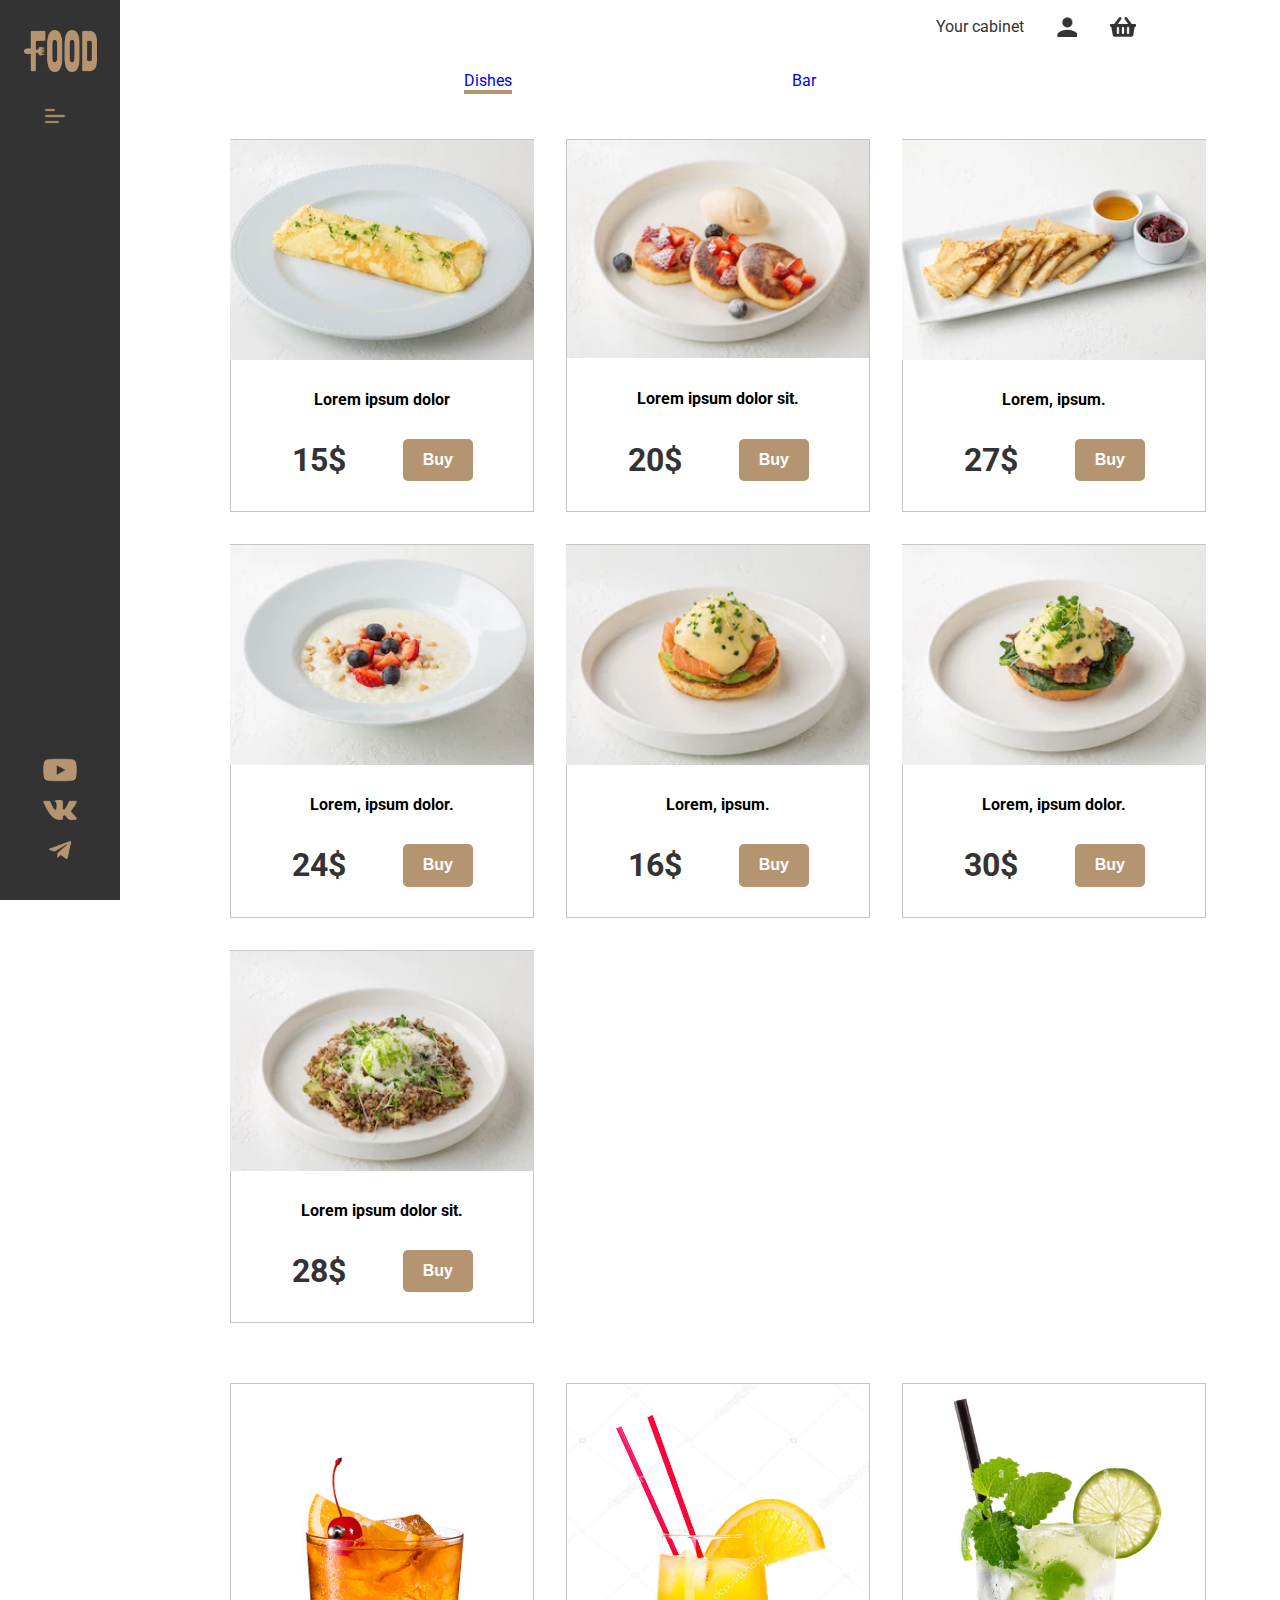
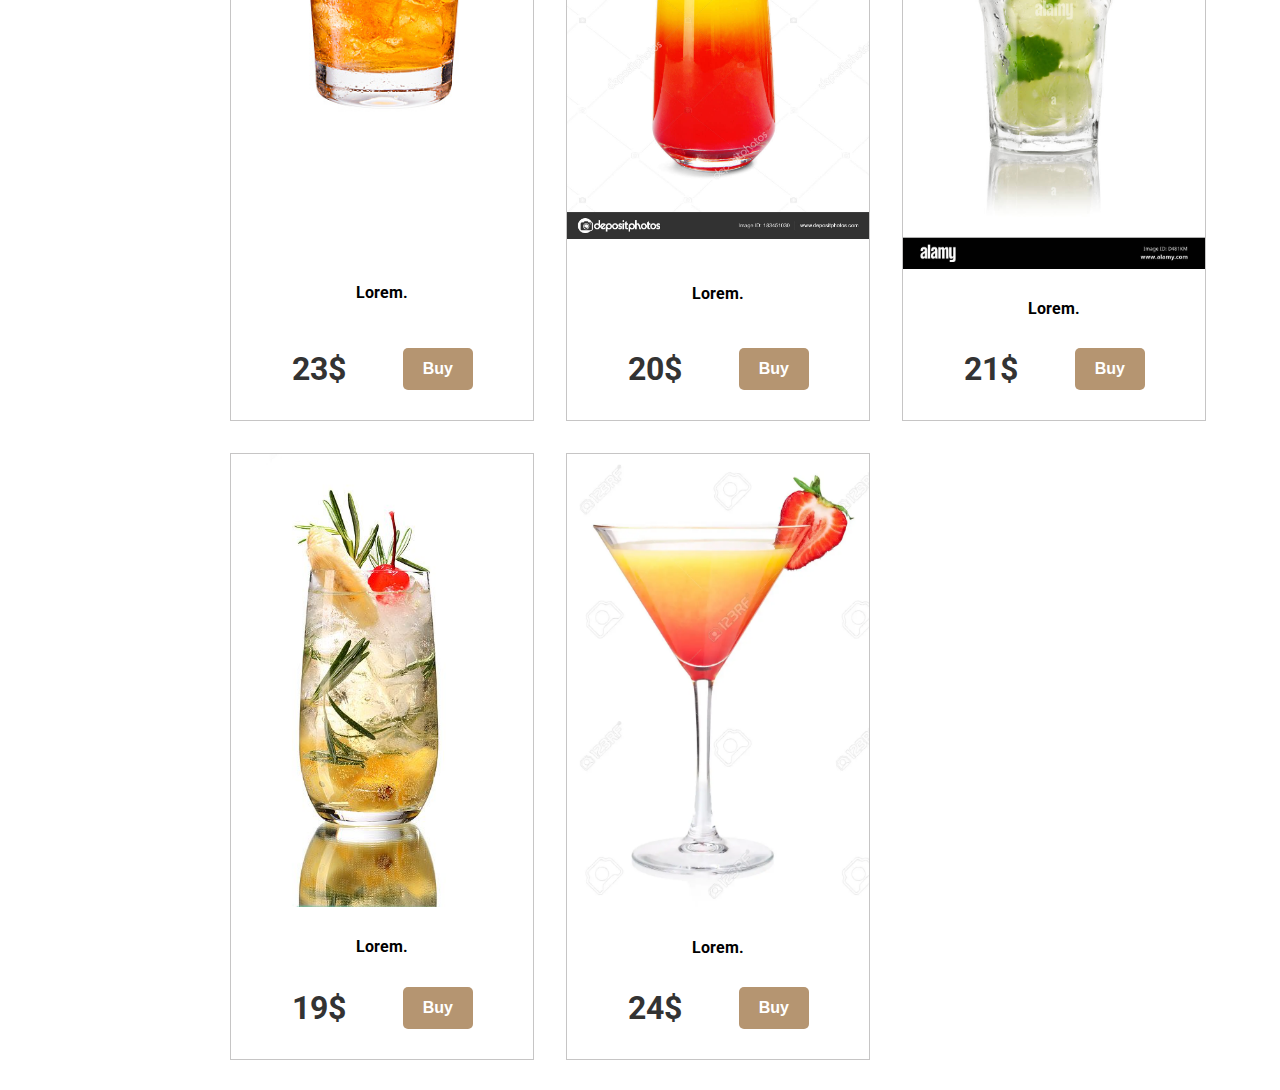
<file: menu.html>
<!DOCTYPE html>
<html lang="en">
<head>
    <meta charset="UTF-8">
    <meta http-equiv="X-UA-Compatible" content="IE=edge">
    <meta name="viewport" content="width=device-width, initial-scale=1.0">
    <link rel="stylesheet" href="./style-menu.css">
    <link rel="stylesheet" href="./style.css">
    <title>Document</title>
</head>
<body>
    <header class="header-bar">
        <div class="side-bar">
            <div class="logo-container">
               <a href="index.html" class="logo"></a> 
               <span class="burger-menu"></span>
            </div>
            <div class="icon-container">
                <span class="social-icon ytube"></span>
                <span class="social-icon vk"></span>
                <span class="social-icon tg"></span>
            </div>    
        </div>
        
        <div class="profile-container">
            <span class="cabinet">Your cabinet</span>
            <span class="profile"></span>
            <span class="bascket"></span>
        </div>

        <ul class="menu-click">
            <li class="menu__dishes">
                <a href="#" class="menu__link dishes__link menu__link--active"><span class="menu__link--span">Dishes</span></a>
            </li>
            <li class="menu__bar">
                <a href="#" class="menu__link bar__link"><span class="menu__link--span">Bar</span></a>
            </li>
        </ul>

        <div class="menu-list--dishes">
            <div class="menu__card">
                <img src="./img/menu-items/Rectangle 57 (1).png" alt="pic">
                <h4 class="card-title">Lorem ipsum dolor</h4>
                <div class="price-container">
                    <span class="price">15$</span>
                    <button type="button" class="buy__btn">Buy</button>
                </div>
            </div>
            <div class="menu__card">
                <img src="./img/menu-items/Rectangle 57 (2).png" alt="pic" class="card__img">
                <h4 class="card-title">Lorem ipsum dolor sit.</h4>
                <div class="price-container">
                    <span class="price">20$</span>
                    <button type="button" class="buy__btn">Buy</button>
                </div>
            </div>
            <div class="menu__card">
                <img src="./img/menu-items/Rectangle 57 (3).png" alt="pic">
                <h4 class="card-title">Lorem, ipsum.</h4>
                <div class="price-container">
                    <span class="price">27$</span>
                    <button type="button" class="buy__btn">Buy</button>
                </div>
            </div>
            <div class="menu__card">
                <img src="./img/menu-items/Rectangle 57 (4).png" alt="pic">
                <h4 class="card-title">Lorem, ipsum dolor.</h4>
                <div class="price-container">
                    <span class="price">24$</span>
                    <button type="button" class="buy__btn">Buy</button>
                </div>
            </div>
            <div class="menu__card">
                <img src="./img/menu-items/Rectangle 57 (5).png" alt="pic">
                <h4 class="card-title">Lorem, ipsum.</h4>
                <div class="price-container">
                    <span class="price">16$</span>
                    <button type="button" class="buy__btn">Buy</button>
                </div>
            </div>
            <div class="menu__card">
                <img src="./img/menu-items/Rectangle 57 (6).png" alt="pic">
                <h4 class="card-title">Lorem, ipsum dolor.</h4>
                <div class="price-container">
                    <span class="price">30$</span>
                    <button type="button" class="buy__btn">Buy</button>
                </div>
            </div>
            <div class="menu__card">
                <img src="./img/menu-items/Rectangle 57 (7).png" alt="pic">
                <h4 class="card-title">Lorem ipsum dolor sit.</h4>
                <div class="price-container">
                    <span class="price">28$</span>
                    <button type="button" class="buy__btn">Buy</button>
                </div>
            </div>
        </div>

        <div class="menu-list--bar">
            <div class="menu__card">
                <img class="card__img" src="./img/bar-items/istockphoto-1129486696-170667a.jpg" alt="pic">
                <h4 class="card-title">Lorem.</h4>
                <div class="price-container">
                    <span class="price">23$</span>
                    <button type="button" class="buy__btn">Buy</button>
                </div>
            </div>
            <div class="menu__card">
                <img class="card__img" src="./img/bar-items/depositphotos_183451030-stock-photo-glass-of-sex-on-the.jpg" alt="pic">
                <h4 class="card-title">Lorem.</h4>
                <div class="price-container">
                    <span class="price">20$</span>
                    <button type="button" class="buy__btn">Buy</button>
                </div>
            </div>
            <div class="menu__card">
                <img class="card__img" src="./img/bar-items/cocktail-mojito-in-front-of-white-background-D481KM.jpg" alt="pic">
                <h4 class="card-title">Lorem.</h4>
                <div class="price-container">
                    <span class="price">21$</span>
                    <button type="button" class="buy__btn">Buy</button>
                </div>
            </div>
            <div class="menu__card">
                <img class="card__img" src="./img/bar-items/a448d61431ac61c20a5f1e054f6dbe63.jpg" alt="pic">
                <h4 class="card-title">Lorem.</h4>
                <div class="price-container">
                    <span class="price">19$</span>
                    <button type="button" class="buy__btn">Buy</button>
                </div>
            </div>
            <div class="menu__card">
                <img class="card__img" src="./img/bar-items/6797995-orange-alcohol-cocktail-with-strawberry-isolated-on-white-background.webp" alt="pic">
                <h4 class="card-title">Lorem.</h4>
                <div class="price-container">
                    <span class="price">24$</span>
                    <button type="button" class="buy__btn">Buy</button>
                </div>
            </div>
        </div>
        
    </header>
   <script src="./menu.js"></script>
</body>
</html>
</file>
<file: style-menu.css>
.profile-container{
    width: 40%;
    padding: 1rem;
    margin: 0 0 0 50%;
    display: flex;
    justify-content: flex-end;
    align-items: center;
}
.cabinet{
    font-weight: 400;
    font-size: 16px;
    line-height: 140%;
    color: #333333;
}
.profile{
    background-image: url('./img/profile-icon/Vector.png');
}
.bascket{
    background-image: url('./img/profile-icon/Vector\ \(1\).png');
}
.profile, .bascket{
    display: inline-block;
    width: 26px;
    height: 20px;
    background-repeat: no-repeat;
    background-position: center;
    background-size: contain;
    margin-left: 30px;
}

.menu-click {
    width: 30%;
    margin: 0 auto;
    padding: 1rem;
    font-weight: 400;
    font-size: 16px;
    line-height: 140%;
    color: #333333;
    display: flex;
    justify-content: space-between;
    align-items: center;
}
.menu__link--active{
    border-bottom: 4px solid #B59571;

}
.menu__dishes {
}
.menu__link {
}
.menu__link--span {
}
.menu__bar {
}

.menu-list--dishes, .menu-list--bar {
    width: 68%;
    padding: 30px 6%;
    padding-left: calc(6% + 12%);
    display: grid;
    grid-template-columns: repeat(3, 1fr);
    gap: 2rem;
}
.menu__card {
    border: 1px solid #c6c5c5;
    display: flex;
    flex-direction: column;
    justify-content: space-between;
    align-items: center;
    transition: box-shadow 350ms linear;
    max-width: 304px;
}
.menu__card:hover{
    box-shadow: 7px 8px 23px -1px rgba(0,0,0,0.75);
    transition: box-shadow 350ms linear;
}
.card__img{  
    width: 302px;
    height: auto; 
}
.card-title {
    margin: 30px 0;
}
.price-container {
    width: 60%;
    padding-bottom: 30px;
    display: flex;
    justify-content: space-between;
    align-items: center;
}
.price {
    font-weight: 700;
    font-size: 32px;
    line-height: 120%;
    color: #333333;
}
.buy__btn {
    padding: 10px 20px;
    background: #B59571;
    border-radius: 5px;
    font-weight: 700;
    font-size: 16px;
    line-height: 140%;
    color: #FFFFFF;
    transition: opacity 300ms linear;
}
.buy__btn:hover{
    opacity: 0.8;
    transition: opacity 300ms linear;
}

.menu-list--bar{

}
</file>
<file: style.css>
@import url('https://fonts.googleapis.com/css2?family=Roboto:wght@400;700&display=swap');
*{
    margin: 0;
    padding: 0;
    box-sizing: border-box;
}
body{
    font-family: 'Roboto', sans-serif;
}
ul, ol, nav{
    list-style: none;
}
a{
    text-decoration: none;
}
button{
    background: transparent;
    border: none;
    cursor: pointer;
}
.header {
    position: relative;
    width: 100%;
    height: 100vh;
    padding: 30px 100px;
    background-image: url('./img/Rectangle\ 30.png');
    background-size: cover;
    background-repeat: no-repeat;
    background-position: center;
}
.side-bar{
    position: absolute;
    left: 0;
    top: 0;
    background-color: #333333;
    width: 12%;
    max-width: 120px;
    height: 100vh;
    padding: 30px 20px;
    display: flex;
    flex-direction: column;
    justify-content: space-between;
    align-items: center;
}
.logo {
    display: block;
    width: 73px;
    height: 46px;
    background-image: url('./img/logo.png');
    background-repeat: no-repeat;
    background-size: contain;

}
.burger-menu {
    display: block;
    width: 34px;
    height: 24px;
    background-image: url('./img/gg_menu-left.png');
    background-repeat: no-repeat;
    background-size: contain;
    margin: 28px auto 0;
}
.social-icon {
    display: block;
    width: 40px;
    height: 40px;
    background-repeat: no-repeat;
    background-size: contain;
}
.ytube {
    background-image: url('./img/social-icon/icon-ytube.png');
}
.vk {
    background-image: url('./img/social-icon/icon-vk.png');
}
.tg {
    background-image: url('./img/social-icon/icon-tg.png');
}
.nav {
    display: flex;
    justify-content: right;
    align-items: center;
    width: 100%;
    height: 42px;
}
.nav__item {
    margin-left: 50px;
}
.nav__link {
    position: relative;
    font-style: normal;
    font-weight: 400;
    font-size: 16px;
    line-height: 140%;
    color: #FFFFFF;
    padding: 10px 20px;
}
.nav__link:before {
	content:'';
	position: absolute;
	top: 0;
	left: 0;
	width: 100%;
	height: 0;
	background: rgba(255,255,255,0.3);
	border-radius: 5px;
	transition: all 400ms ease;
}

.nav__link:hover:before {
	height: 42px;
}
.header__title {
    width: 45%;
    position: absolute;
    top: 50%;
    left: 30%;
    font-weight: 700;
    font-size: 54px;
    line-height: 140%;
    color: #FFFFFF;
}

/* ------------------------------------- main --------------------------- */

.main-container{
    padding: 8% 16.25%  5% 16.25%;
}
.about {
    margin-bottom: 150px;
}
.section-title {
    font-weight: 700;
    font-size: 20px;
    line-height: 140%;
    text-transform: uppercase;
    color: #333333;
    margin-bottom: 80px;
}
.section-title::after{
    content: '';
    display: inline-block;
    width: 60px;
    height: 3px;
    vertical-align: middle;
    margin-left: 30px;
    background-image: url('./img/Rectangle\ 37.png');
    background-size: cover;
    background-position: center;

}
.section-container {
    display: flex;
    justify-content: space-between;
    padding-left: 10%;
}
.section-container__title {
    display: inline-block;
    width: 350px;
    text-transform: capitalize;
    font-weight: 700;
    font-size: 64px;
    line-height: 120%;
    color: #333333;
}
.section-container__descr {
    display: inline-block;
    width: 526px;
    font-weight: 400;
    font-size: 18px;
    line-height: 140%;
    color: #333333;
}
.menu {
    padding-bottom: 150px;
    margin-bottom: 100px;
}
.menu-link-container{
    display: flex;
    justify-content: space-between;
    padding-left: 10%;
    margin-top: 80px;
}
.menu-link{
    display: inline-block;
    width: 45%;
    height: 240px;
    position: relative;
    border: 1px solid rgba(51, 51, 51, 0.2);
}
.menu-link img{
    position: absolute;
    top: 16%;
    left: 40px;
    display: block;
    width: 336px;
    height: 240px;
}
.menu-link__title{
    position: absolute;
    top: 127%;
    left: 24%;
}
.section-title{}
.delivery {
    margin-bottom: 150px;
}
.delivery-btn-container{
    margin-top: 60px;
}
.delivery__btn{
    padding: 15px 30px;
    margin-right: 30px;
    font-weight: 700;
    font-size: 20px;
    line-height: 140%;

}
.more-btn{
    background-color: #B59571;
    border: 1px solid #B59571;
    color: #FFFFFF;
}
.detail-btn{
    border: 1px solid rgba(51, 51, 51, 0.2);
}
.contacts {
}
.contacts-descr-container {
    display: flex;
    justify-content: space-between;
    align-items: center;
}
.contacts__descr {
    width: 30%;
    display: flex;
    flex-wrap: wrap;
    justify-content: space-between;
    
}
.long-road {
    width: 45%;
    height: 130px;
    margin-bottom: 50px;
}
.time {
    font-weight: 700;
    font-size: 64px;
    line-height: 120%;
    color: #B59571;
}
.min {
    font-weight: 700;
    font-size: 32px;
    line-height: 120%;
    color: #B59571;
}
.from {
    font-weight: 400;
    font-size: 18px;
    line-height: 140%;
    color: #333333;
}
.contacts__pic {
    position: relative;
    width: 60%;
    height: 450px;
    background-image: url('./img/Rectangle\ 43.png');
    background-repeat: no-repeat;
    background-size: cover;
    background-position: center;
}
.contacts__form {
    position: absolute;
    top: 10%;
    left: -14%;
    width: 65%;
    padding: 40px;
    background-color: #5B5B5B;
    color: white;
}

.for-icon{
    font-weight: 400;
    font-size: 16px;
    line-height: 140%;
}
.for-icon::before{
   content: '';
    display: inline-block;
    width: 20px;
    height: 20px;
    background-size: contain;
    background-repeat: no-repeat;
    background-position: center;
    vertical-align: text-top;
    margin-right: 10px;
    margin-bottom: 20px; 
}
.adress::before {
   background-image: url('./img/Vector1.png'); 
}
.phone::before {
    background-image: url('./img/Vector.png');
}
.rutinday {
    font-weight: 700;
    font-size: 20px;
    line-height: 140%;
    margin-top: 25px;
    margin-bottom: 20px;
}
.weekdays, .weekend {
    font-weight: 400;
    font-size: 18px;
    line-height: 140%;
    margin-bottom: 15px;
}
.days {
    font-weight: 700;
}

.contacts-btn-container {
    margin-top: 30px;
}
.contacts__btn {
    padding: 10px 20px;
}
.question-btn {
    color: white;
    border: 1px solid white;
    margin-left: 20px;
}

.footer{
    padding: 40px 16.25%;
    background-color: #333333;
    display: flex;
    justify-content: space-between;
    align-items: center;
}
.privacy-policy {
    font-weight: 400;
    font-size: 16px;
    line-height: 140%;
    color: #FFFFFF;
}
.visa{
    background-image: url('./img/visa-svgrepo-com\ 1.png');
}
.master-card{
    background-image: url('./img/mastercard-svgrepo-com\ 1.png');
}
.bank-card {
    display: inline-block;
    width: 40px;
    height: 27px;
    background-repeat: no-repeat;
    background-position: center;
    background-size: contain;
}

/* ------------------------------------ Modal ------------------------- */
.modal-container{
    display: none;
    position: fixed;
    top: 0;
    left: 0;
    z-index: 1;
    width: 100%;
    height: 100%;
    background-color: rgba(51, 51, 51, 0.4);
}
.modal-form{
    position: relative;
    display: flex;
    flex-direction: column;
    justify-content: space-between;
    align-items: center;
    width: 416px;
    height: 572px;
    background-color: #333333;
    padding: 60px;
    margin: 80px auto 0;

}
.modal__close-btn {
    display: inline-block;
    width: 30px;
    height: 30px;
    position: absolute;
    top: 3%;
    right: 5%;
    background-image: url('./img/close-icon.png');
    background-repeat: no-repeat;
    background-size: contain;
    background-position: center;
    cursor: pointer;
}
.modal__title {
    font-weight: 700;
    font-size: 20px;
    line-height: 140%;
    text-transform: uppercase;
    color: #FFFFFF;
}
.input-wrap {
    width: 100%;
    display: grid;
    gap: 30px 24px;
}
.inpt{
    padding: 15px 20px;
    outline: none;
    border: 1px solid rgba(255, 255, 255, 0.6);
    background-color: transparent;
    color: #FFFFFF;
    font-weight: 400;
    font-size: 16px;
    line-height: 140%;
}
.modal__name {
    grid-column-start: 1;
    grid-column-end: 6;
}
.modal__phone {
    grid-column-start: 1;
    grid-column-end: 6;
}
.modal__guests {
    grid-column-start: 1;
    grid-column-end: 2;
    width: 75%;
}
.modal__time {
    grid-column-start: 2;
    grid-column-end: 6;
    width: 100%;
}
.modal__btn {
    padding: 10px 20px;
    background-color: #B59571;
    font-weight: 700;
    font-size: 16px;
    line-height: 140%;
    color: #FFFFFF;
}


@media (max-width: 1200px) {
    
}
</file>
